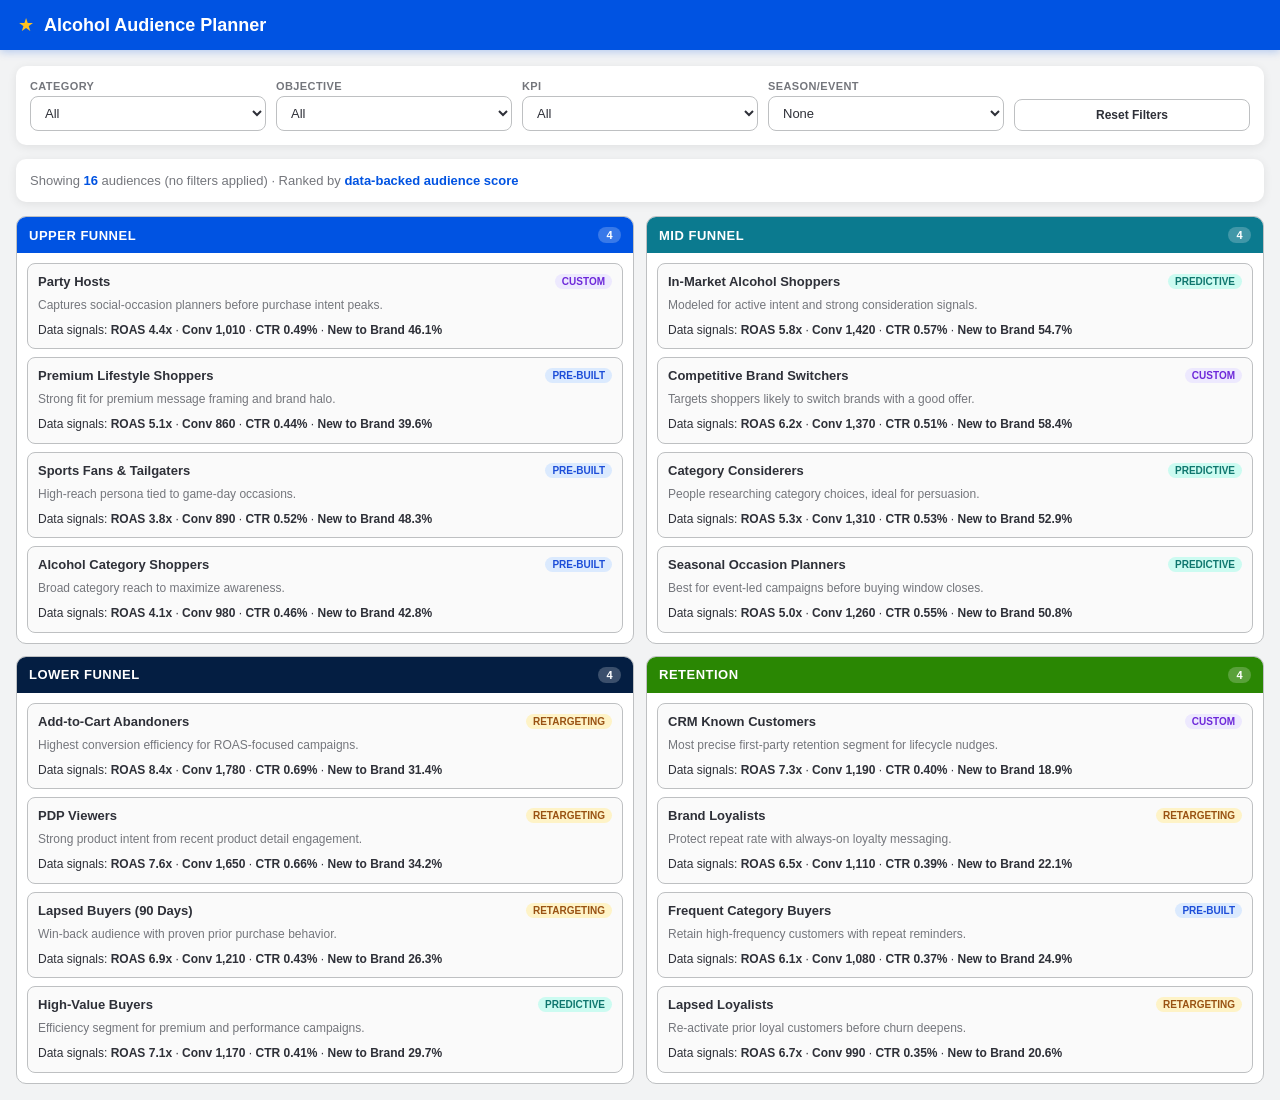
<file: docs/alc-audience-planner.html>
<!DOCTYPE html>
<html lang="en">
<head>
  <meta charset="UTF-8" />
  <meta name="viewport" content="width=device-width, initial-scale=1.0" />
  <title>Walmart Connect Alcohol Audience Planner</title>
  <style>
    :root {
      --blue: #0053e2;
      --spark: #ffc220;
      --green: #2a8703;
      --red: #ea1100;
      --gray-10: #f2f3f4;
      --gray-50: #bec0c2;
      --gray-100: #74767c;
      --gray-160: #2e3038;
      --white: #ffffff;
      --radius: 10px;
      --shadow: 0 2px 10px rgba(0, 0, 0, 0.08);
    }

    * { box-sizing: border-box; }
    body {
      margin: 0;
      font-family: Inter, Segoe UI, Arial, sans-serif;
      background: var(--gray-10);
      color: var(--gray-160);
    }

    .header {
      background: var(--blue);
      color: var(--white);
      padding: 14px 18px;
      display: flex;
      align-items: center;
      gap: 10px;
      box-shadow: 0 2px 8px rgba(0, 83, 226, 0.25);
    }
    .header .star { color: var(--spark); font-size: 18px; }
    .header h1 { margin: 0; font-size: 18px; }

    .container {
      max-width: 1280px;
      margin: 0 auto;
      padding: 16px;
      display: grid;
      gap: 14px;
    }

    .card {
      background: var(--white);
      border-radius: var(--radius);
      box-shadow: var(--shadow);
      padding: 14px;
    }

    .filters {
      display: grid;
      grid-template-columns: repeat(auto-fit, minmax(180px, 1fr));
      gap: 10px;
      align-items: end;
    }

    .field {
      display: grid;
      gap: 4px;
    }

    .field label {
      font-size: 11px;
      font-weight: 700;
      text-transform: uppercase;
      letter-spacing: 0.4px;
      color: var(--gray-100);
    }

    .field select {
      width: 100%;
      padding: 8px 10px;
      border: 1.5px solid var(--gray-50);
      border-radius: 8px;
      background: var(--white);
      font-size: 13px;
      color: var(--gray-160);
    }

    .field select:focus {
      outline: 2px solid rgba(0, 83, 226, 0.25);
      border-color: var(--blue);
    }

    .reset-wrap {
      display: flex;
      align-items: end;
    }

    .btn-reset {
      width: 100%;
      padding: 8px 10px;
      border: 1.5px solid var(--gray-50);
      border-radius: 8px;
      background: var(--white);
      color: var(--gray-160);
      font-size: 12px;
      font-weight: 700;
      cursor: pointer;
    }

    .btn-reset:hover {
      border-color: var(--blue);
      color: var(--blue);
    }

    .status {
      font-size: 13px;
      color: var(--gray-100);
    }
    .status b { color: var(--blue); }

    .grid {
      display: grid;
      grid-template-columns: repeat(2, minmax(0, 1fr));
      gap: 12px;
    }

    .group {
      border: 1px solid var(--gray-50);
      border-radius: 10px;
      overflow: hidden;
      background: var(--white);
    }

    .group h2 {
      margin: 0;
      padding: 10px 12px;
      font-size: 13px;
      text-transform: uppercase;
      letter-spacing: 0.5px;
      color: var(--white);
      background: var(--blue);
      display: flex;
      justify-content: space-between;
      align-items: center;
    }

    .group[data-funnel="mid"] h2 { background: #0b7a8f; }
    .group[data-funnel="lower"] h2 { background: #041E42; }
    .group[data-funnel="retention"] h2 { background: var(--green); }

    .count {
      font-size: 11px;
      background: rgba(255,255,255,0.22);
      padding: 2px 8px;
      border-radius: 999px;
    }

    .list {
      padding: 10px;
      display: grid;
      gap: 8px;
      min-height: 120px;
    }

    .aud {
      border: 1px solid var(--gray-50);
      border-radius: 8px;
      padding: 10px;
      background: #fafafa;
    }

    .aud-top {
      display: flex;
      justify-content: space-between;
      gap: 8px;
      align-items: flex-start;
    }

    .aud-name {
      font-size: 13px;
      font-weight: 700;
      line-height: 1.3;
    }

    .badge {
      font-size: 10px;
      font-weight: 700;
      text-transform: uppercase;
      border-radius: 999px;
      padding: 2px 7px;
      white-space: nowrap;
    }

    .pre-built { background: #dbeafe; color: #1d4ed8; }
    .custom { background: #ede9fe; color: #6d28d9; }
    .predictive { background: #ccfbf1; color: #0f766e; }
    .retargeting { background: #fef3c7; color: #995213; }

    .reason {
      margin-top: 6px;
      font-size: 12px;
      color: var(--gray-100);
      line-height: 1.4;
    }

    .empty {
      font-size: 12px;
      color: var(--gray-100);
      text-align: center;
      padding: 16px;
      border: 1px dashed var(--gray-50);
      border-radius: 8px;
    }

    @media (max-width: 900px) {
      .grid { grid-template-columns: 1fr; }
    }
  </style>
</head>
<body>
  <div class="header">
    <span class="star">★</span>
    <h1>Alcohol Audience Planner</h1>
  </div>

  <main class="container">
    <section class="card" aria-label="Filters">
      <div class="filters">
        <div class="field">
          <label for="category">Category</label>
          <select id="category">
            <option value="">All</option>
            <option value="Beer">Beer</option>
            <option value="Wine">Wine</option>
            <option value="Spirits">Spirits</option>
            <option value="RTD">RTD</option>
            <option value="Non-Alcoholic">Non-Alcoholic</option>
          </select>
        </div>

        <div class="field">
          <label for="objective">Objective</label>
          <select id="objective">
            <option value="">All</option>
            <option value="Awareness">Awareness</option>
            <option value="New Buyers">New Buyers</option>
            <option value="Conversion">Conversion</option>
            <option value="Seasonal">Seasonal</option>
            <option value="Premium">Premium</option>
            <option value="Retention">Retention</option>
          </select>
        </div>

        <div class="field">
          <label for="kpi">KPI</label>
          <select id="kpi">
            <option value="">All</option>
            <option value="ROAS">ROAS</option>
            <option value="Conversions">Conversions</option>
            <option value="CTR">CTR</option>
            <option value="New to Brand %">New to Brand %</option>
          </select>
        </div>

        <div class="field">
          <label for="season">Season/Event</label>
          <select id="season">
            <option value="None">None</option>
            <option value="Tailgating">Tailgating</option>
            <option value="Holiday">Holiday</option>
            <option value="Summer">Summer</option>
            <option value="Big Game">Big Game</option>
          </select>
        </div>

        <div class="reset-wrap">
          <button id="resetBtn" class="btn-reset" type="button">Reset Filters</button>
        </div>
      </div>
    </section>

    <section class="card status" id="status" aria-live="polite"></section>

    <section class="grid" aria-label="Audience recommendations by funnel">
      <div class="group" data-funnel="upper">
        <h2>Upper Funnel <span class="count" id="count-upper">0</span></h2>
        <div class="list" id="upper"></div>
      </div>
      <div class="group" data-funnel="mid">
        <h2>Mid Funnel <span class="count" id="count-mid">0</span></h2>
        <div class="list" id="mid"></div>
      </div>
      <div class="group" data-funnel="lower">
        <h2>Lower Funnel <span class="count" id="count-lower">0</span></h2>
        <div class="list" id="lower"></div>
      </div>
      <div class="group" data-funnel="retention">
        <h2>Retention <span class="count" id="count-retention">0</span></h2>
        <div class="list" id="retention"></div>
      </div>
    </section>
  </main>

  <script>
    const audiences = [
      { name: "Alcohol Category Shoppers", type: "Pre-built", funnel: "upper", reason: "Broad category reach to maximize awareness.", categories: ["Beer","Wine","Spirits","RTD","Non-Alcoholic"], objectives: ["Awareness","New Buyers"], kpis: ["CTR","New to Brand %"], seasons: ["None","Tailgating","Holiday","Summer","Big Game"] },
      { name: "Sports Fans & Tailgaters", type: "Pre-built", funnel: "upper", reason: "High-reach persona tied to game-day occasions.", categories: ["Beer","RTD"], objectives: ["Awareness","Seasonal"], kpis: ["CTR"], seasons: ["Tailgating","Big Game"] },
      { name: "Party Hosts", type: "Custom", funnel: "upper", reason: "Captures social-occasion planners before purchase intent peaks.", categories: ["Beer","Wine","Spirits","RTD"], objectives: ["Awareness","Seasonal"], kpis: ["CTR"], seasons: ["Holiday","Summer","Tailgating"] },
      { name: "Premium Lifestyle Shoppers", type: "Pre-built", funnel: "upper", reason: "Strong fit for premium message framing and brand halo.", categories: ["Wine","Spirits"], objectives: ["Premium","Awareness"], kpis: ["CTR"], seasons: ["Holiday","None"] },

      { name: "In-Market Alcohol Shoppers", type: "Predictive", funnel: "mid", reason: "Modeled for active intent and strong consideration signals.", categories: ["Beer","Wine","Spirits","RTD","Non-Alcoholic"], objectives: ["New Buyers","Conversion"], kpis: ["Conversions","CTR","New to Brand %"], seasons: ["None","Tailgating","Holiday","Summer","Big Game"] },
      { name: "Category Considerers", type: "Predictive", funnel: "mid", reason: "People researching category choices, ideal for persuasion.", categories: ["Beer","Wine","Spirits","RTD","Non-Alcoholic"], objectives: ["New Buyers","Conversion"], kpis: ["Conversions","New to Brand %"], seasons: ["None","Holiday","Summer"] },
      { name: "Seasonal Occasion Planners", type: "Predictive", funnel: "mid", reason: "Best for event-led campaigns before buying window closes.", categories: ["Beer","Wine","Spirits","RTD"], objectives: ["Seasonal","Conversion"], kpis: ["Conversions"], seasons: ["Tailgating","Holiday","Summer","Big Game"] },
      { name: "Competitive Brand Switchers", type: "Custom", funnel: "mid", reason: "Targets shoppers likely to switch brands with a good offer.", categories: ["Beer","Wine","Spirits","RTD","Non-Alcoholic"], objectives: ["New Buyers","Conversion"], kpis: ["ROAS","Conversions","New to Brand %"], seasons: ["None","Holiday"] },

      { name: "Add-to-Cart Abandoners", type: "Retargeting", funnel: "lower", reason: "Highest conversion efficiency for ROAS-focused campaigns.", categories: ["Beer","Wine","Spirits","RTD","Non-Alcoholic"], objectives: ["Conversion"], kpis: ["ROAS","Conversions"], seasons: ["None","Tailgating","Holiday","Summer","Big Game"] },
      { name: "PDP Viewers", type: "Retargeting", funnel: "lower", reason: "Strong product intent from recent product detail engagement.", categories: ["Beer","Wine","Spirits","RTD","Non-Alcoholic"], objectives: ["Conversion"], kpis: ["ROAS","Conversions"], seasons: ["None","Holiday"] },
      { name: "Lapsed Buyers (90 Days)", type: "Retargeting", funnel: "lower", reason: "Win-back audience with proven prior purchase behavior.", categories: ["Beer","Wine","Spirits","RTD","Non-Alcoholic"], objectives: ["Conversion","Retention"], kpis: ["ROAS"], seasons: ["None","Holiday","Summer"] },
      { name: "High-Value Buyers", type: "Predictive", funnel: "lower", reason: "Efficiency segment for premium and performance campaigns.", categories: ["Wine","Spirits"], objectives: ["Premium","Conversion"], kpis: ["ROAS"], seasons: ["None","Holiday"] },

      { name: "Brand Loyalists", type: "Retargeting", funnel: "retention", reason: "Protect repeat rate with always-on loyalty messaging.", categories: ["Beer","Wine","Spirits","RTD","Non-Alcoholic"], objectives: ["Retention"], kpis: ["ROAS","Conversions"], seasons: ["None","Holiday","Summer"] },
      { name: "Frequent Category Buyers", type: "Pre-built", funnel: "retention", reason: "Retain high-frequency customers with repeat reminders.", categories: ["Beer","Wine","Spirits","RTD","Non-Alcoholic"], objectives: ["Retention"], kpis: ["ROAS","Conversions"], seasons: ["None","Tailgating","Holiday","Summer","Big Game"] },
      { name: "Lapsed Loyalists", type: "Retargeting", funnel: "retention", reason: "Re-activate prior loyal customers before churn deepens.", categories: ["Beer","Wine","Spirits","RTD","Non-Alcoholic"], objectives: ["Retention"], kpis: ["ROAS"], seasons: ["None","Holiday"] },
      { name: "CRM Known Customers", type: "Custom", funnel: "retention", reason: "Most precise first-party retention segment for lifecycle nudges.", categories: ["Beer","Wine","Spirits","RTD","Non-Alcoholic"], objectives: ["Retention"], kpis: ["ROAS","Conversions"], seasons: ["None","Tailgating","Holiday","Summer","Big Game"] }
    ];

    // Historical performance benchmarks (planner guidance dataset)
    // NOTE: New to Brand % uses latest "New Buyer" source incorporated into planning logic.
    const BENCHMARKS = {
      "Alcohol Category Shoppers":      { roas: 4.1, conversions: 980, ctr: 0.46, ntb: 42.8 },
      "Sports Fans & Tailgaters":       { roas: 3.8, conversions: 890, ctr: 0.52, ntb: 48.3 },
      "Party Hosts":                    { roas: 4.4, conversions: 1010, ctr: 0.49, ntb: 46.1 },
      "Premium Lifestyle Shoppers":     { roas: 5.1, conversions: 860, ctr: 0.44, ntb: 39.6 },
      "In-Market Alcohol Shoppers":     { roas: 5.8, conversions: 1420, ctr: 0.57, ntb: 54.7 },
      "Category Considerers":           { roas: 5.3, conversions: 1310, ctr: 0.53, ntb: 52.9 },
      "Seasonal Occasion Planners":     { roas: 5.0, conversions: 1260, ctr: 0.55, ntb: 50.8 },
      "Competitive Brand Switchers":    { roas: 6.2, conversions: 1370, ctr: 0.51, ntb: 58.4 },
      "Add-to-Cart Abandoners":         { roas: 8.4, conversions: 1780, ctr: 0.69, ntb: 31.4 },
      "PDP Viewers":                    { roas: 7.6, conversions: 1650, ctr: 0.66, ntb: 34.2 },
      "Lapsed Buyers (90 Days)":        { roas: 6.9, conversions: 1210, ctr: 0.43, ntb: 26.3 },
      "High-Value Buyers":              { roas: 7.1, conversions: 1170, ctr: 0.41, ntb: 29.7 },
      "Brand Loyalists":                { roas: 6.5, conversions: 1110, ctr: 0.39, ntb: 22.1 },
      "Frequent Category Buyers":       { roas: 6.1, conversions: 1080, ctr: 0.37, ntb: 24.9 },
      "Lapsed Loyalists":               { roas: 6.7, conversions: 990,  ctr: 0.35, ntb: 20.6 },
      "CRM Known Customers":            { roas: 7.3, conversions: 1190, ctr: 0.40, ntb: 18.9 }
    };

    const KPI_TO_METRIC = {
      'ROAS': 'roas',
      'Conversions': 'conversions',
      'CTR': 'ctr',
      'New to Brand %': 'ntb'
    };

    const ids = {
      category: document.getElementById('category'),
      objective: document.getElementById('objective'),
      kpi: document.getElementById('kpi'),
      season: document.getElementById('season'),
      resetBtn: document.getElementById('resetBtn'),
      status: document.getElementById('status'),
      groups: {
        upper: document.getElementById('upper'),
        mid: document.getElementById('mid'),
        lower: document.getElementById('lower'),
        retention: document.getElementById('retention')
      },
      counts: {
        upper: document.getElementById('count-upper'),
        mid: document.getElementById('count-mid'),
        lower: document.getElementById('count-lower'),
        retention: document.getElementById('count-retention')
      }
    };

    const badgeClass = {
      'Pre-built': 'pre-built',
      'Custom': 'custom',
      'Predictive': 'predictive',
      'Retargeting': 'retargeting'
    };

    function metricMax(metric) {
      return Math.max(...Object.values(BENCHMARKS).map(v => v[metric] || 0), 0.0001);
    }

    function normalizeMetric(a, metric) {
      const val = (BENCHMARKS[a.name] && BENCHMARKS[a.name][metric]) || 0;
      return val / metricMax(metric);
    }

    function scoreAudience(a, f) {
      if (f.category && !a.categories.includes(f.category)) return -1;

      let score = 0;
      score += (!f.category || a.categories.includes(f.category)) ? 2.0 : 0;
      score += (!f.objective || a.objectives.includes(f.objective)) ? 2.0 : -0.6;
      score += (!f.season || f.season === 'None' || a.seasons.includes(f.season) || a.seasons.includes('None')) ? 1.0 : -0.4;

      if (f.kpi) {
        const metric = KPI_TO_METRIC[f.kpi];
        score += 3.0 * normalizeMetric(a, metric);
        score += a.kpis.includes(f.kpi) ? 0.6 : -0.2;
      } else {
        score +=
          1.0 * normalizeMetric(a, 'roas') +
          1.0 * normalizeMetric(a, 'conversions') +
          1.0 * normalizeMetric(a, 'ctr');
      }

      // If objective is New Buyers, bias toward stronger New to Brand audiences.
      if (f.objective === 'New Buyers') {
        score += 2.0 * normalizeMetric(a, 'ntb');
      }

      return score;
    }

    function audienceCard(a) {
      const m = BENCHMARKS[a.name] || { roas: 0, conversions: 0, ctr: 0, ntb: 0 };
      return `
        <article class="aud">
          <div class="aud-top">
            <div class="aud-name">${a.name}</div>
            <span class="badge ${badgeClass[a.type] || ''}">${a.type}</span>
          </div>
          <div class="reason">${a.reason}</div>
          <div class="reason" style="margin-top:8px;color:#2e3038;">
            Data signals: <b>ROAS ${m.roas.toFixed(1)}x</b> ·
            <b>Conv ${m.conversions.toLocaleString()}</b> ·
            <b>CTR ${m.ctr.toFixed(2)}%</b> ·
            <b>New to Brand ${m.ntb.toFixed(1)}%</b>
          </div>
        </article>
      `;
    }

    function getFilters() {
      return {
        category: ids.category.value,
        objective: ids.objective.value,
        kpi: ids.kpi.value,
        season: ids.season.value
      };
    }

    function render() {
      const f = getFilters();

      const filtered = audiences
        .map(a => ({ ...a, _score: scoreAudience(a, f) }))
        .filter(a => a._score >= 2.2)
        .sort((a, b) => b._score - a._score)
        .slice(0, 20);

      const grouped = { upper: [], mid: [], lower: [], retention: [] };
      filtered.forEach(a => grouped[a.funnel].push(a));

      Object.keys(grouped).forEach(key => {
        const bucket = grouped[key].slice(0, 5);
        ids.counts[key].textContent = bucket.length;
        ids.groups[key].innerHTML = bucket.length
          ? bucket.map(audienceCard).join('')
          : '<div class="empty">No matches. Try broadening filters.</div>';
      });

      const used = [];
      if (f.category) used.push(`Category: <b>${f.category}</b>`);
      if (f.objective) used.push(`Objective: <b>${f.objective}</b>`);
      if (f.kpi) used.push(`KPI: <b>${f.kpi}</b>`);
      if (f.season && f.season !== 'None') used.push(`Season/Event: <b>${f.season}</b>`);

      ids.status.innerHTML = used.length
        ? `Showing <b>${filtered.length}</b> recommendations · ${used.join(' · ')} · Ranked by <b>data-backed audience score</b>`
        : `Showing <b>${audiences.length}</b> audiences (no filters applied) · Ranked by <b>data-backed audience score</b>`;
    }

    function resetFilters() {
      ids.category.value = '';
      ids.objective.value = '';
      ids.kpi.value = '';
      ids.season.value = 'None';
      render();
    }

    [ids.category, ids.objective, ids.kpi, ids.season].forEach(el => el.addEventListener('change', render));
    ids.resetBtn.addEventListener('click', resetFilters);
    render();
  </script>
</body>
</html>
</file>
